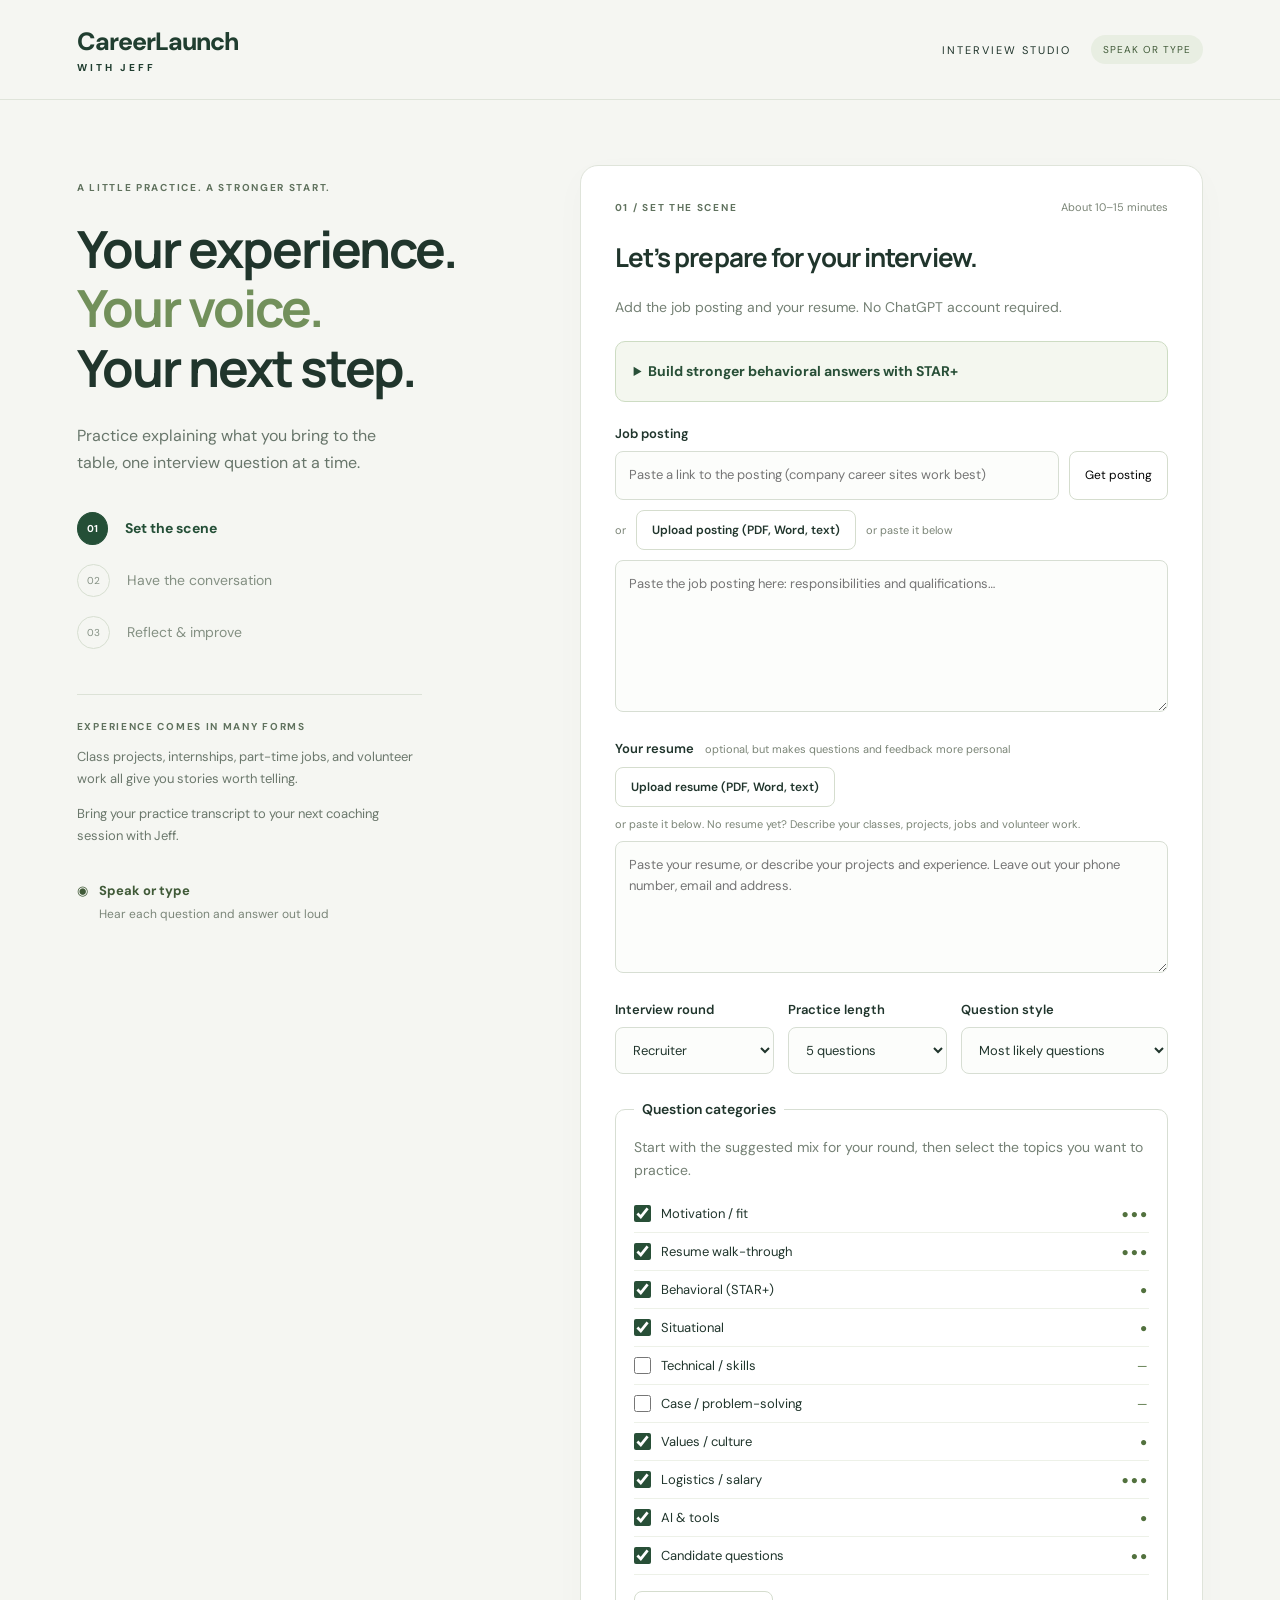
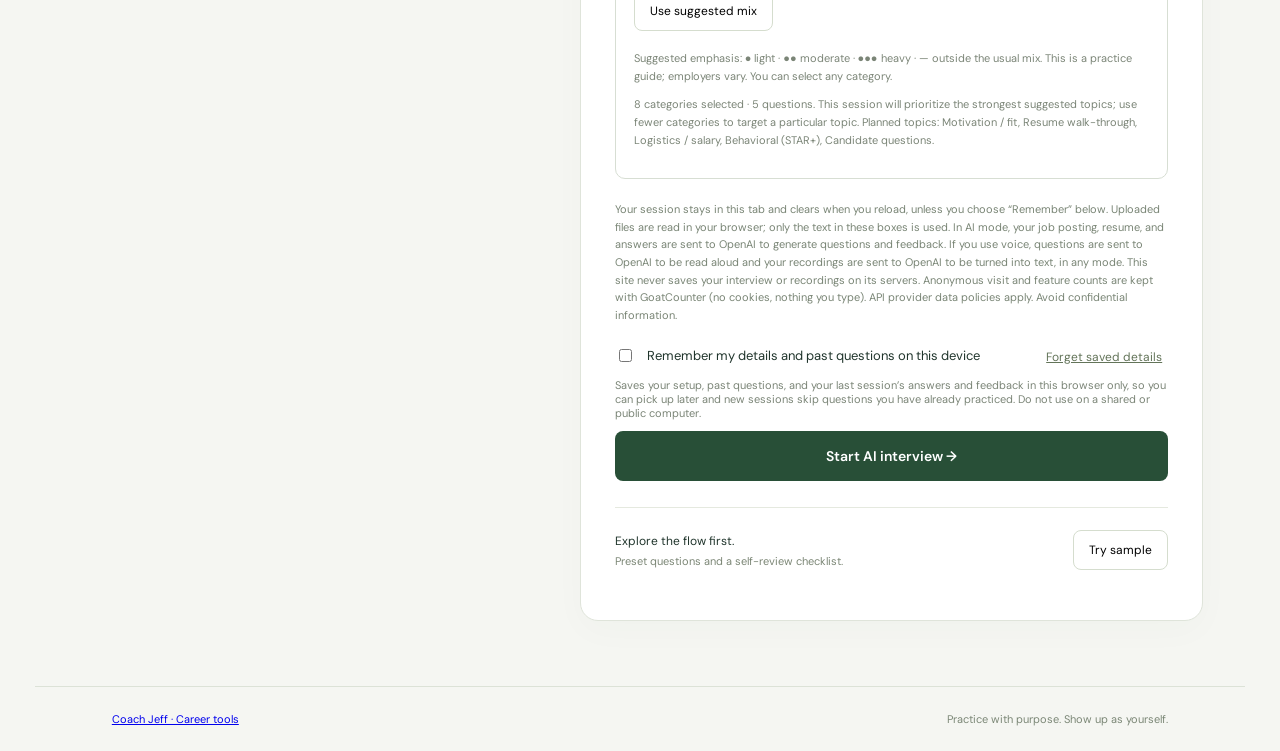
<file: interview/index.html>
<!doctype html>
<html lang="en"><head><meta charset="utf-8"><meta name="viewport" content="width=device-width,initial-scale=1"><title>Interview Practice | Coach Jeff</title><meta name="description" content="Practice a spoken or typed interview tailored to your target job, then review your answers. No ChatGPT account required."><link rel="stylesheet" href="/interview/style.css"><script type="module" src="/interview/app.js"></script></head>
<body><header><a class="brand" href="/">CareerLaunch<span>WITH JEFF</span></a><div class="headerRight">INTERVIEW STUDIO <span class="pill">SPEAK OR TYPE</span></div></header>
<main><aside><div class="eyebrow">A LITTLE PRACTICE. A STRONGER START.</div><h1>Your experience.<br><em>Your voice.</em><br>Your next step.</h1><p class="intro">Practice explaining what you bring to the table, one interview question at a time.</p><div class="steps" id="steps"><div class="step active"><span>01</span>Set the scene</div><div class="step"><span>02</span>Have the conversation</div><div class="step"><span>03</span>Reflect &amp; improve</div></div><div class="coach"><div class="eyebrow">EXPERIENCE COMES IN MANY FORMS</div><p>Class projects, internships, part-time jobs, and volunteer work all give you stories worth telling.</p><p>Bring your practice transcript to your next coaching session with Jeff.</p></div><div class="audio">◉ <strong>Speak or type</strong><span>Hear each question and answer out loud</span></div></aside>
<section class="panel"><section id="setup"><div class="panelTop"><span class="eyebrow">01 / SET THE SCENE</span><span class="small">About 10–15 minutes</span></div><h2 tabindex="-1">Let’s prepare for your interview.</h2><p class="muted">Add the job posting and your resume. No ChatGPT account required.</p><details class="star-guide"><summary>Build stronger behavioral answers with STAR+</summary><p>Use this structure for questions about a past experience. For other question types, answer directly using a format that fits.</p><dl class="star-steps"><div><dt>S · Situation</dt><dd>Set the context.</dd></div><div><dt>T · Task</dt><dd>Explain your responsibility.</dd></div><div><dt>A · Action</dt><dd>Describe what you personally did.</dd></div><div><dt>R · Result</dt><dd>Share the outcome or lesson. Use numbers only when you know them.</dd></div><div class="star-plus"><dt>+ · Connect to the job posting</dt><dd>Name a skill or requirement in the posting and explain how your example prepares you to meet it.</dd></div></dl><p><strong>Example connection:</strong> “That experience improving inventory accuracy would help me meet your requirement for accurate reporting.” Use a connection supported by your own experience and the actual posting.</p></details><div id="saved-session" class="saved hidden"><strong>Welcome back.</strong> <span id="saved-summary"></span><p>Build on your last practice, or change the details below for a new session.</p><div class="again-buttons"><button type="button" class="secondary" id="saved-redo">↻ Redo those questions</button><button type="button" class="secondary" id="saved-weak">◎ New questions on my weak spots</button></div></div><form id="setup-form"><input type="hidden" id="role"><label for="job">Job posting</label><div class="import"><div class="link-row"><input id="job-url" type="url" inputmode="url" placeholder="Paste a link to the posting (company career sites work best)" aria-label="Link to the job posting"><button type="button" class="secondary" id="job-url-go">Get posting</button></div><div class="file-row"><span class="small">or</span><input type="file" id="job-file" class="visually-hidden" accept=".pdf,.docx,.txt,.md,application/pdf,application/vnd.openxmlformats-officedocument.wordprocessingml.document,text/plain"><label class="upload secondary" for="job-file">Upload posting (PDF, Word, text)</label><span class="small">or paste it below</span></div><p class="small import-status" id="job-status" role="status" aria-live="polite"></p></div><textarea id="job" required maxlength="16000" rows="6" placeholder="Paste the job posting here: responsibilities and qualifications…"></textarea><label for="resume">Your resume <span class="small">optional, but makes questions and feedback more personal</span></label><div class="import"><div class="file-row"><input type="file" id="resume-file" class="visually-hidden" accept=".pdf,.docx,.txt,.md,application/pdf,application/vnd.openxmlformats-officedocument.wordprocessingml.document,text/plain"><label class="upload secondary" for="resume-file">Upload resume (PDF, Word, text)</label><span class="small">or paste it below. No resume yet? Describe your classes, projects, jobs and volunteer work.</span></div><p class="small import-status" id="resume-status" role="status" aria-live="polite"></p></div><textarea id="resume" maxlength="16000" rows="5" placeholder="Paste your resume, or describe your projects and experience. Leave out your phone number, email and address."></textarea><div class="three"><div><label for="round">Interview round</label><select id="round"><option value="pre-screen">Pre-screen</option><option value="recruiter" selected>Recruiter</option><option value="hiring-manager">Hiring manager</option><option value="technical-case">Technical / case</option><option value="panel">Panel</option><option value="final">Final</option></select></div><div><label for="length">Practice length</label><select id="length"><option value="5">5 questions</option><option value="8">8 questions</option><option value="10">10 questions</option></select></div><div><label for="style">Question style</label><select id="style"><option value="likely" selected>Most likely questions</option><option value="mixed">Likely + a curveball or two</option><option value="curveball">Curveball challenge</option></select></div></div><fieldset class="focus-options"><legend>Question categories</legend><p class="muted">Start with the suggested mix for your round, then select the topics you want to practice.</p><div id="focus-options"></div><button type="button" class="secondary" id="reset-focus">Use suggested mix</button><p class="small">Suggested emphasis: ● light · ●● moderate · ●●● heavy · — outside the usual mix. This is a practice guide; employers vary. You can select any category.</p><p class="small" id="focus-summary" role="status"></p></fieldset><p class="privacy">Your session stays in this tab and clears when you reload, unless you choose “Remember” below. Uploaded files are read in your browser; only the text in these boxes is used. In AI mode, your job posting, resume, and answers are sent to OpenAI to generate questions and feedback. If you use voice, questions are sent to OpenAI to be read aloud and your recordings are sent to OpenAI to be turned into text, in any mode. This site never saves your interview or recordings on its servers. Anonymous visit and feature counts are kept with GoatCounter (no cookies, nothing you type). API provider data policies apply. Avoid confidential information.</p><div class="remember-row"><label class="check"><input type="checkbox" id="remember">Remember my details and past questions on this device</label><button type="button" class="link" id="forget">Forget saved details</button></div><p class="small">Saves your setup, past questions, and your last session’s answers and feedback in this browser only, so you can pick up later and new sessions skip questions you have already practiced. Do not use on a shared or public computer.</p><button class="primary" id="start" type="submit">Start AI interview →</button></form><div class="sample"><span>Explore the flow first.<small>Preset questions and a self-review checklist.</small></span><button class="secondary" id="sample" type="button">Try sample</button></div></section>
<section id="interview" class="hidden"><div class="panelTop"><span class="eyebrow">02 / THE CONVERSATION</span><span class="pill" id="mode"></span></div><h2 id="interview-title" tabindex="-1"></h2><div class="qbar"><span class="qcount" id="count"></span><label class="toggle"><input type="checkbox" id="read-aloud" checked>🔊 Read questions aloud</label></div><div class="progress"><div id="progress"></div></div><div class="conversation" id="conversation" role="log" aria-label="Interview transcript" aria-live="polite"></div><form id="answer-form"><details class="star-tip" id="star-reminder"><summary>💡 Answering with a story? Use STAR+</summary><p>Situation → Task → Action → Result → <strong>Connect to the job posting.</strong> Close with how your example prepares you for a specific requirement of this role. For other questions, answer directly in a format that fits.</p></details><div class="answer-box"><button type="button" class="mic" id="record">🎤 Answer out loud</button><p class="timer" id="timer" aria-live="off"></p><p class="voice-status" id="voice-status" role="status" aria-live="polite"></p><label for="answer" class="or-type">or type your answer</label><textarea id="answer" maxlength="5000" rows="5" required aria-describedby="star-reminder" placeholder="Type here, or tap Answer out loud and your words will appear here to review."></textarea></div><div class="send-row"><button class="primary" id="send" type="submit">Send answer →</button></div></form><button class="primary hidden" id="back-review">Return to review →</button><div class="actions"><button data-download>Download transcript</button><button data-reset>Start over</button></div></section>
<section id="review" class="hidden"><div class="panelTop"><span class="eyebrow">03 / REFLECT &amp; IMPROVE</span><span class="pill" id="review-mode"></span></div><h2 tabindex="-1">You put in the practice.</h2><p class="muted">Choose one thing to strengthen for next time.</p><div id="feedback" class="report"></div><div id="delivery" class="review hidden"><h3>Answer length and delivery</h3><p>Target: 1:00–1:30 per answer, under 2:00. Spoken answers are timed; typed answers are estimated from word count. Filler-word counts come from the automatic transcript, so they are approximate.</p><ul id="delivery-list" class="delivery-list"></ul></div><div id="self-review" class="review hidden"><h3>Review your answers</h3><p>This sample uses preset questions. It has not assessed your answers.</p><label class="check"><input type="checkbox">Did I answer the question directly?</label><label class="check"><input type="checkbox">For behavioral answers, did I explain the Situation and my Task?</label><label class="check"><input type="checkbox">Did I explain the Actions I personally took?</label><label class="check"><input type="checkbox">Did I include a specific Result or lesson?</label><label class="check"><input type="checkbox">Did I add the +: connect my example to a specific skill or requirement in the job posting? If I did not provide a posting in sample mode, have I identified one to check?</label><label class="check"><input type="checkbox">Does the answer sound like something I would actually say?</label><h3>Your next coaching conversation</h3><p>Pick the answer you found hardest and bring it to Jeff. Work together on a clearer example, then practice it again.</p></div><p id="ai-note" class="small">AI feedback is practice guidance, not a hiring prediction. Review suggestions before adopting them.</p><button class="primary" data-download>Download session &amp; review ↓</button><div class="again"><h3>Practice again</h3><div class="again-buttons"><button type="button" class="secondary" id="redo">↻ Redo these same questions</button><button type="button" class="secondary" id="weak">◎ New questions on my weak spots</button></div><p class="small">Redo: answer the same questions again and see what improved. Weak spots: new questions aimed at what the feedback said to work on.</p></div><div class="actions"><button id="view-transcript">View transcript</button><button data-reset>Change setup</button></div></section>
<p class="status" id="status" role="status" aria-live="polite"></p><div id="error" class="error hidden" role="alert"></div></section></main><footer><a href="/">Coach Jeff · Career tools</a><span>Practice with purpose. Show up as yourself.</span></footer><noscript>This interview tool requires JavaScript. Enable it in your browser to practice.</noscript></body></html>
</file>
<file: interview/style.css>
@import url('https://fonts.googleapis.com/css2?family=DM+Sans:wght@400;500;600;700&family=Manrope:wght@400;500;600;700;800&display=swap');
*{box-sizing:border-box}body{margin:0;background:#f5f6f2;color:#20352c;font-family:'DM Sans',Arial,sans-serif;font-size:16px}header{height:100px;display:flex;align-items:center;justify-content:space-between;padding:0 6%;border-bottom:1px solid #dfe4da}.brand{text-decoration:none;color:#203e30;font-size:25px;font-weight:800;letter-spacing:-1px}.brand span{display:block;letter-spacing:3px;font-size:10px;margin-top:3px}.headerRight{display:flex;gap:20px;align-items:center;font-size:11px;letter-spacing:2px}.pill{font-size:10px;letter-spacing:1px;background:#e8eee2;padding:8px 12px;border-radius:30px;color:#405a38;white-space:nowrap}main{max-width:1370px;margin:auto;display:grid;grid-template-columns: .85fr 1.25fr;gap:7%;padding:65px 6%}aside{padding-top:16px}.eyebrow{font-size:10px;letter-spacing:1.7px;font-weight:700;color:#60725e}h1{font-family:'Manrope',Arial,sans-serif;font-size:clamp(34px,4vw,57px);line-height:1.16;letter-spacing:-2px;margin:25px 0}h1 em{font-style:normal;color:#72905b}.intro{color:#68766b;line-height:1.7;max-width:340px}.steps{margin:35px 0 45px;display:grid;gap:19px}.step{color:#849083;font-size:14px;display:flex;align-items:center;gap:17px}.step span{border:1px solid #d7dfd1;border-radius:50%;padding:9px;font-size:10px}.step.active{color:#244f37;font-weight:700}.step.active span{background:#244f37;color:white;border-color:#244f37}.coach{border-top:1px solid #dce2d7;padding-top:25px;max-width:345px}.coach p{font-size:13px;line-height:1.7;color:#6b786c}.audio{margin-top:35px;font-size:13px;color:#405a38}.audio strong{margin-left:8px}.audio span{display:block;color:#7b8679;font-size:12px;margin:7px 0 0 22px}.panel{background:white;border:1px solid #dfe4da;box-shadow:0 10px 35px #28422b06;border-radius:18px;padding:34px;min-width:0}.panelTop{display:flex;justify-content:space-between;gap:12px;align-items:center}h2{font-family:'Manrope',Arial,sans-serif;font-size:26px;letter-spacing:-.9px;line-height:1.3;margin-top:27px}.muted{color:#748074;font-size:14px;line-height:1.6}.small{font-size:11px;color:#7b8577;font-weight:400;letter-spacing:0}label{display:block;font-size:13px;font-weight:600;margin:23px 0 9px}label .small{margin-left:8px}input,textarea,select{width:100%;border:1px solid #d7ded3;background:#fcfdfb;border-radius:8px;padding:13px;font:inherit;font-size:13px;color:#20352c;line-height:1.6}textarea{resize:vertical;min-height:90px}input:focus,textarea:focus,select:focus{outline:2px solid #8ca578;outline-offset:2px}button:focus-visible,a:focus-visible{outline:3px solid #8ca578;outline-offset:4px}.two{display:grid;grid-template-columns:1fr 1fr;gap:18px}.privacy{font-size:11px;color:#798575;line-height:1.6;margin:22px 0}button{font:inherit;cursor:pointer;border:0;background:none}.primary{display:block;width:100%;background:#284f37;color:white;padding:16px;border-radius:8px;font-size:14px;font-weight:600}.primary:hover{background:#1d3e28}button:disabled{opacity:.55;cursor:wait}.sample{border-top:1px solid #e5e9df;margin-top:26px;padding-top:22px;display:flex;align-items:center;justify-content:space-between;gap:15px;font-size:12px}.sample small{display:block;color:#7b8675;font-size:11px;margin-top:5px}.secondary{border:1px solid #d5ddce;border-radius:8px;padding:11px 15px;white-space:nowrap;font-size:12px}.error{background:#fff1e9;padding:14px;color:#803d24;font-size:13px;line-height:1.6;border-radius:8px;margin:15px 0}.progress{height:4px;background:#edf1e8;border-radius:4px}.progress div{height:100%;background:#75975a;transition:width .2s}.conversation{max-height:420px;overflow:auto;margin:24px 0}.message{padding:18px 20px;background:#f3f6ee;border-radius:10px;margin-bottom:14px;white-space:pre-wrap}.message.user{background:#f8f8f6;margin-left:25px}.message span{font-size:10px;letter-spacing:1px;font-weight:700;color:#728166}.message p{font-size:14px;line-height:1.75;margin-bottom:0}.actions{display:flex;justify-content:space-between;margin-top:20px}.actions button{font-size:12px;color:#637459;text-decoration:underline}.review{background:#f4f7ef;padding:22px;border-radius:12px;margin:25px 0}.review h3{font-size:16px}.review p{font-size:13px;line-height:1.7;color:#66725f}.check{display:flex;align-items:flex-start;gap:12px;line-height:1.6;font-weight:400}.check input{width:auto;accent-color:#284f37;margin-top:3px}.report{white-space:pre-wrap;line-height:1.8;font-size:14px;margin:25px 0}footer{max-width:1210px;margin:0 auto;padding:25px 6%;border-top:1px solid #dce2d7;color:#7b8776;font-size:11px;display:flex;justify-content:space-between;gap:20px}@media(max-width:800px){header{height:80px;padding:0 6%}.headerRight{font-size:0;gap:0}main{display:block;padding-top:30px}h1{font-size:38px}aside{padding-bottom:25px}aside h1 br{display:none}h1 em{margin:0 8px}.steps,.coach,.audio{display:none}.intro{max-width:none}.panel{padding:23px}h2{font-size:23px}.two{gap:12px}.panelTop{flex-wrap:wrap}footer{margin-top:20px;flex-wrap:wrap}}

.hidden{display:none!important}.status{font-size:12px;color:#65755f;margin:16px 0}.message p{overflow-wrap:anywhere}.report{overflow-wrap:anywhere}button:disabled{cursor:not-allowed}aside h1{font-size:clamp(34px,4vw,54px)}
.focus-options{margin:26px 0 0;border:1px solid #d7ded3;border-radius:10px;padding:18px}.focus-options legend{padding:0 8px;font-size:14px;font-weight:600}.focus-options .muted{margin-top:0}.focus-option{display:flex;align-items:center;gap:10px;margin:0;padding:10px 0;font-weight:400;border-bottom:1px solid #edf1e8;cursor:pointer}.focus-option input{width:17px;height:17px;margin:0;accent-color:#284f37;flex:none}.focus-option span:first-of-type{flex:1}.focus-weight{font-size:12px;color:#52713e;min-width:50px;text-align:right;letter-spacing:2px}.focus-options .secondary{margin:16px 0 8px}.focus-options .small{line-height:1.6}

.star-guide,.star-reminder{margin:22px 0;padding:18px;border:1px solid #cddcc3;border-radius:10px;background:#f4f7ef;font-size:14px;line-height:1.65;overflow-wrap:anywhere}
.star-guide summary{font-weight:700;cursor:pointer;color:#284f37}
.star-guide summary:focus-visible{outline:3px solid #8ca578;outline-offset:4px}
.star-guide p,.star-reminder p{margin:10px 0 0;color:#405440}
.star-steps{margin:16px 0;display:grid;gap:10px}
.star-steps div{padding:10px 12px;background:#fff;border-radius:7px}
.star-steps dt{font-weight:700;color:#284f37}
.star-steps dd{margin:3px 0 0}
.star-steps .star-plus{border-left:4px solid #52713e;background:#e8eee2}
@media(max-width:600px){.star-guide,.star-reminder{padding:14px;font-size:14px}.star-steps div{padding:9px 10px}}

.message .play{display:inline-block;margin-top:10px;font-size:12px;color:#284f37;border:1px solid #cddcc3;border-radius:20px;padding:5px 12px;background:#fff}
.message .play:hover{background:#e8eee2}
.delivery-list{list-style:none;padding:0;margin:12px 0 0;display:grid;gap:10px}
.delivery-list li{background:#fff;border-radius:7px;padding:10px 12px;font-size:13px;line-height:1.6}
.delivery-list em{display:block;font-style:normal;color:#803d24;font-size:12px;margin-top:3px}

.three{display:grid;grid-template-columns:1fr 1fr 1.3fr;gap:14px}
@media(max-width:800px){.three{grid-template-columns:1fr 1fr}.three>div:last-child{grid-column:1/-1}}
.saved{background:#f4f7ef;border:1px solid #cddcc3;border-radius:10px;padding:16px 18px;margin:18px 0;font-size:14px;line-height:1.6}
.saved p{margin:6px 0 0;color:#5f6e5c;font-size:13px}
.again{border-top:1px solid #e5e9df;margin-top:24px;padding-top:6px}
.again h3{font-size:16px}
.again-buttons{display:flex;gap:10px;flex-wrap:wrap;margin-top:12px}
.again-buttons .secondary{font-size:13px;padding:12px 14px;white-space:normal;text-align:left}
.remember-row{display:flex;justify-content:space-between;align-items:center;gap:12px;flex-wrap:wrap;margin-top:18px}
.remember-row .check{margin:0;font-size:13px}
.link{font-size:12px;color:#637459;text-decoration:underline}

/* Interview layout v2: question first, voice as the main way to answer */
.qbar{display:flex;justify-content:space-between;align-items:center;gap:12px;flex-wrap:wrap;margin:6px 0 10px}
.qcount{font-size:13px;font-weight:700;color:#284f37;letter-spacing:.2px}
.toggle{display:flex;align-items:center;gap:8px;margin:0;font-size:13px;font-weight:500;color:#405a38;cursor:pointer}
.toggle input{width:auto;accent-color:#284f37;margin:0}
.msg-head{display:flex;justify-content:space-between;align-items:center;gap:10px}
.message .play{margin:0;padding:4px 12px}
.message.current{background:#eaf1e2;border:1px solid #cddcc3;padding:22px 22px}
.message.current p{font-size:17px;line-height:1.6;color:#20352c;font-weight:500}
.message:not(.current) p{font-size:13px}
.star-tip{margin:6px 0 16px;font-size:13px;color:#405440}
.star-tip summary{cursor:pointer;font-weight:600;color:#284f37}
.star-tip p{margin:8px 0 0;padding:12px 14px;background:#f4f7ef;border-radius:8px;line-height:1.6}
.answer-box{border:1px solid #dfe4da;border-radius:12px;padding:18px;background:#fcfdfb}
.mic{display:block;width:100%;padding:16px;border-radius:10px;border:2px solid #284f37;background:#fff;color:#284f37;font-size:15px;font-weight:700}
.mic:hover{background:#eaf1e2}
.mic.recording{background:#fff1e9;border-color:#c0603a;color:#803d24}
.voice-status{font-size:12px;color:#65755f;margin:8px 0 0;min-height:1em;text-align:center}
.voice-status:empty{display:none}
.or-type{text-align:center;font-size:12px;font-weight:500;color:#7b8577;margin:14px 0 8px}
.send-row{margin-top:16px}

.visually-hidden{position:absolute!important;width:1px;height:1px;overflow:hidden;clip:rect(0 0 0 0);white-space:nowrap}
.import{margin:0 0 10px}
.link-row{display:flex;gap:10px}
.link-row input{flex:1;min-width:0}
.link-row .secondary{white-space:nowrap}
.file-row{display:flex;align-items:center;gap:10px;flex-wrap:wrap;margin-top:10px}
label.upload{display:inline-block;margin:0;font-weight:600;cursor:pointer;background:#fff}
label.upload:hover{background:#eaf1e2}
.visually-hidden:focus-visible + .upload, input[type=file]:focus + label.upload{outline:3px solid #8ca578;outline-offset:2px}
.import-status{margin:8px 0 0;min-height:0}
.import-status:empty{display:none}
.import-status.ok{color:#2f6b3c}.import-status.bad{color:#803d24}

.timer{text-align:center;font-size:13px;font-weight:600;color:#65755f;margin:10px 0 0;font-variant-numeric:tabular-nums}
.timer.short{color:#65755f}.timer.good{color:#2f6b3c}.timer.long{color:#9a6a12}.timer.over{color:#a33a1c}
</file>
